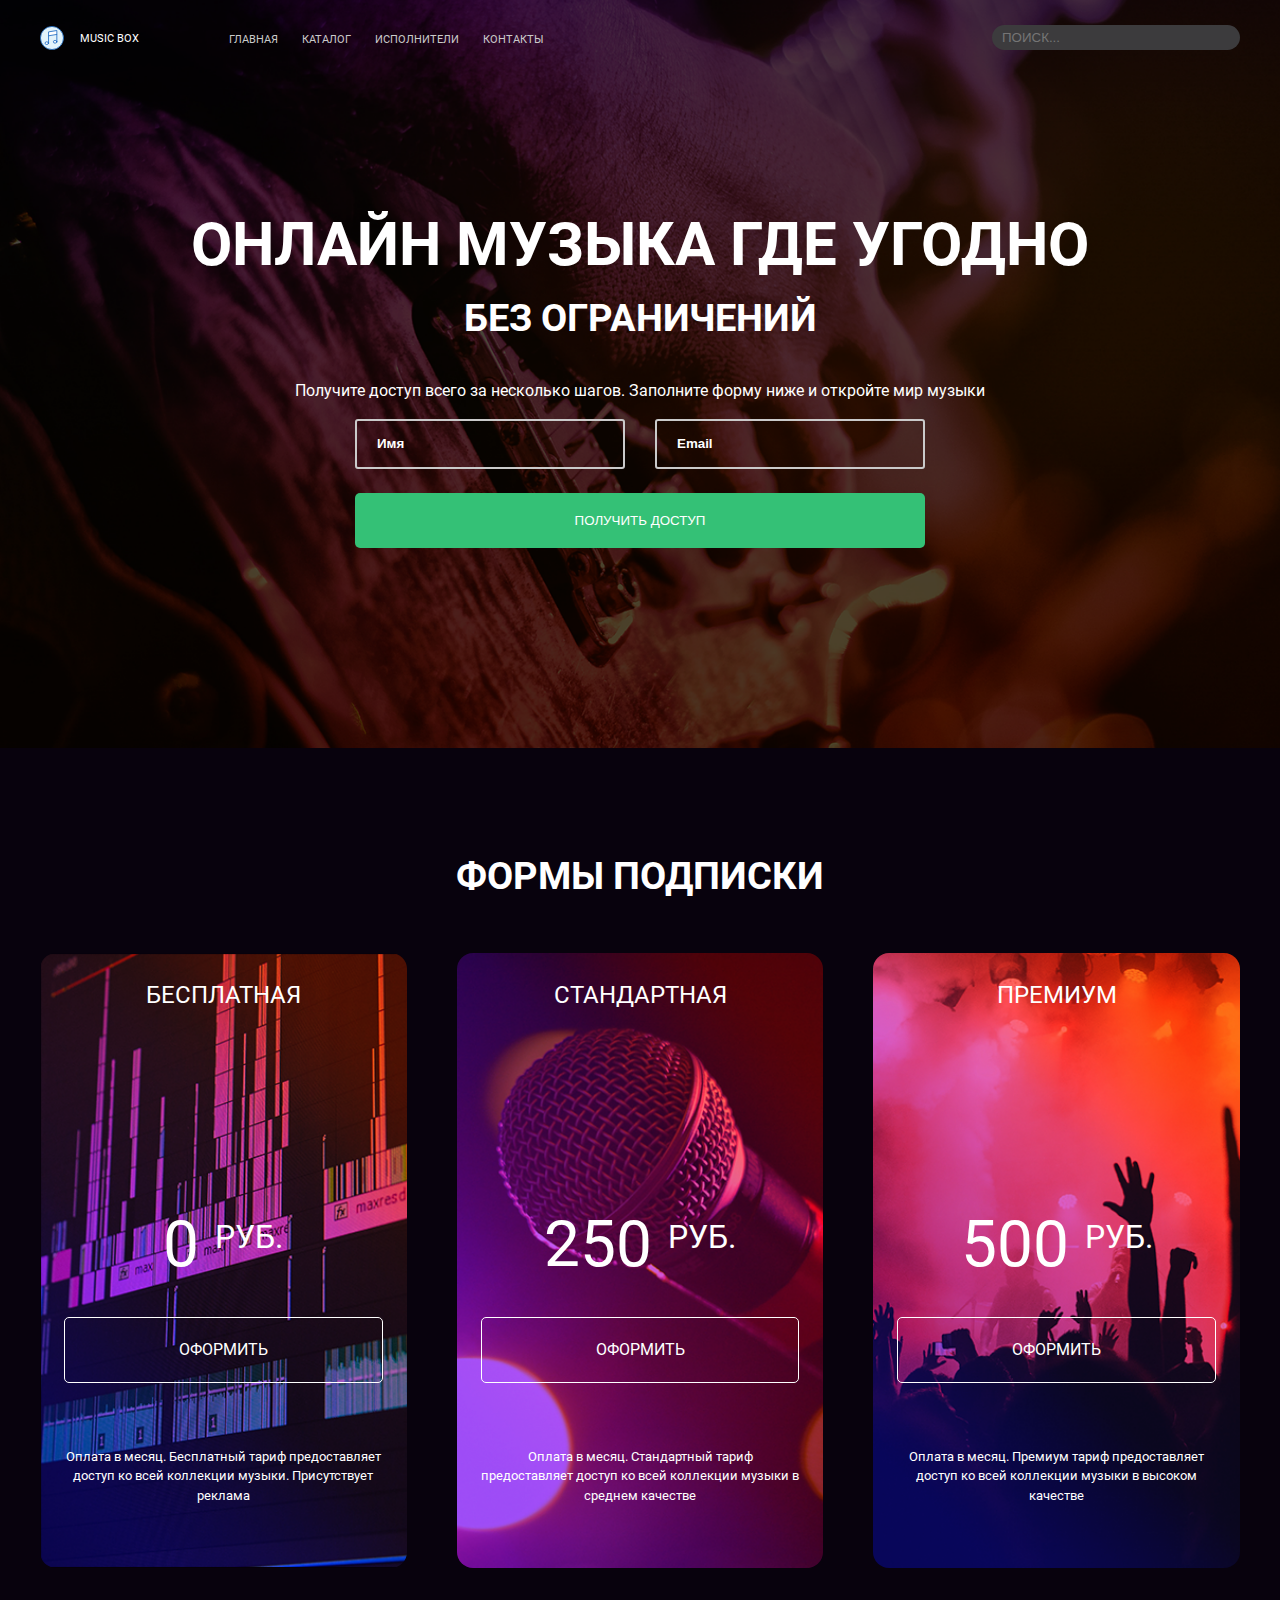
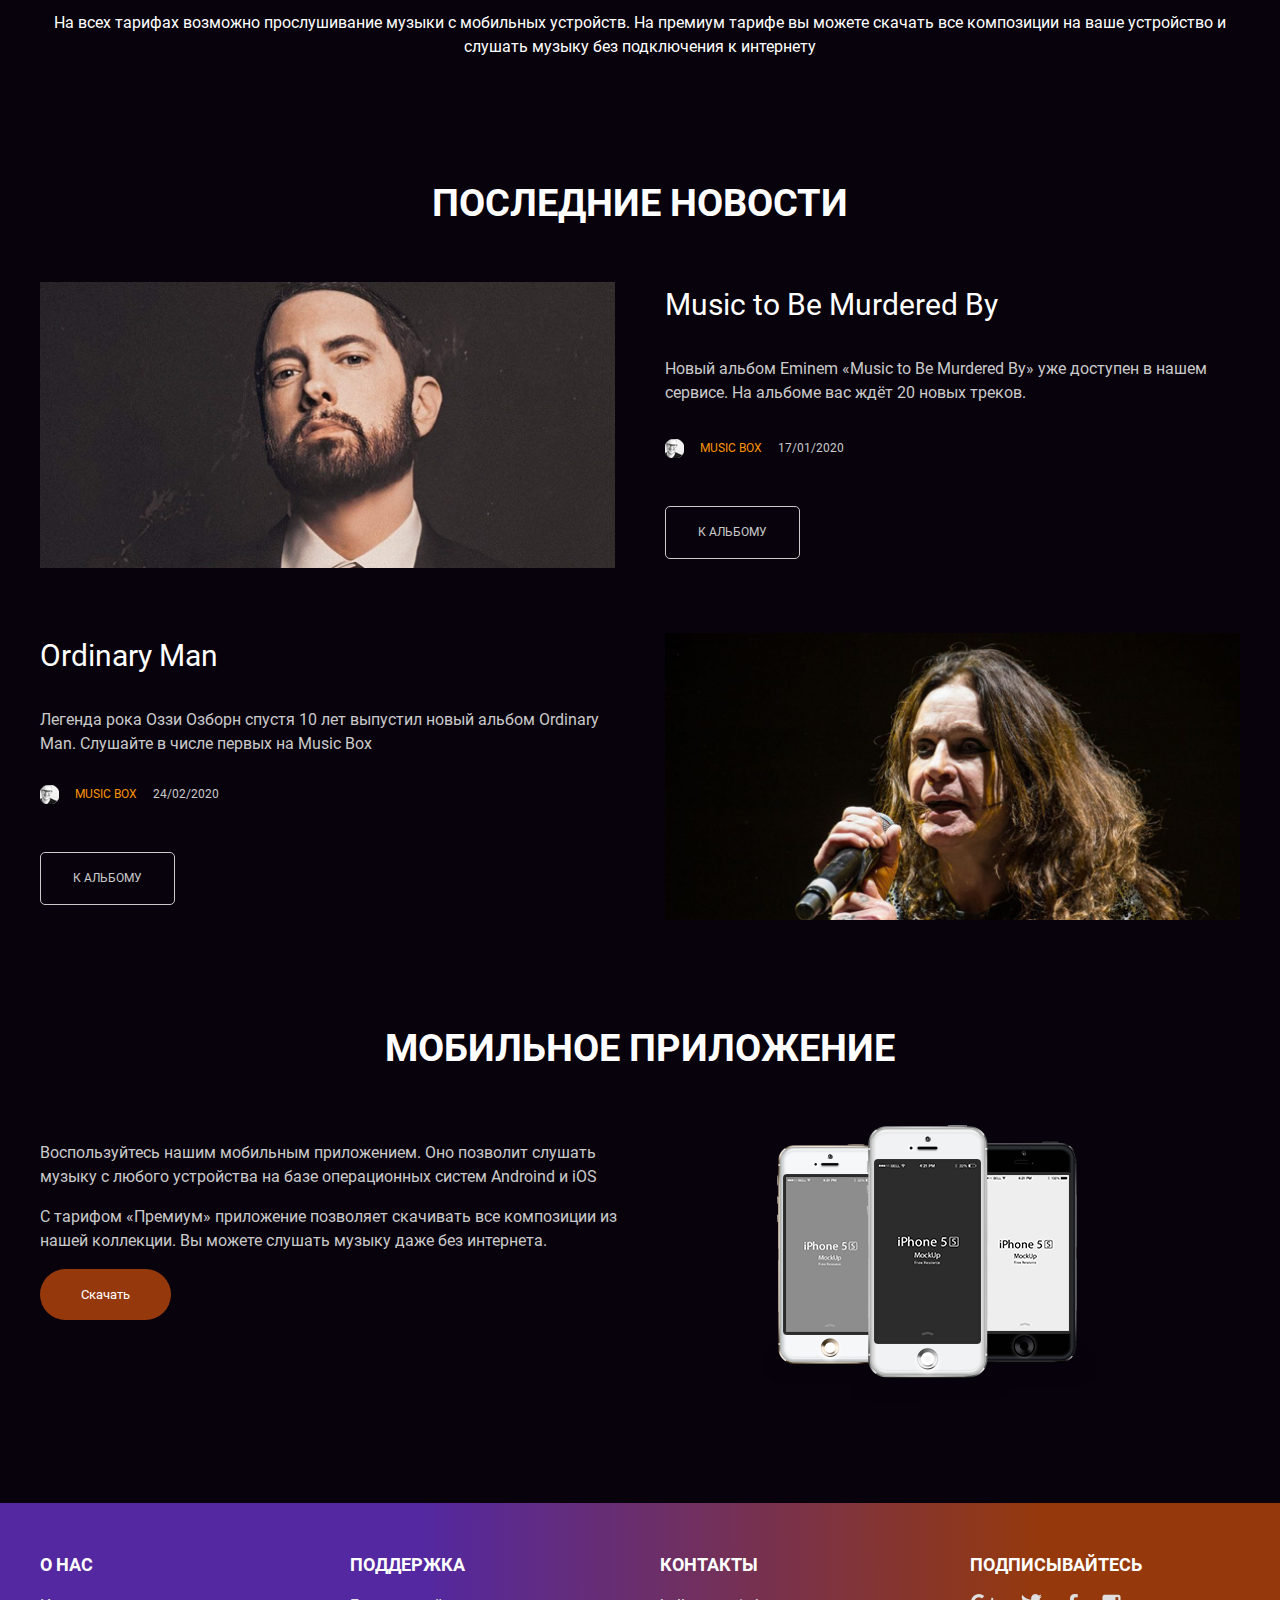
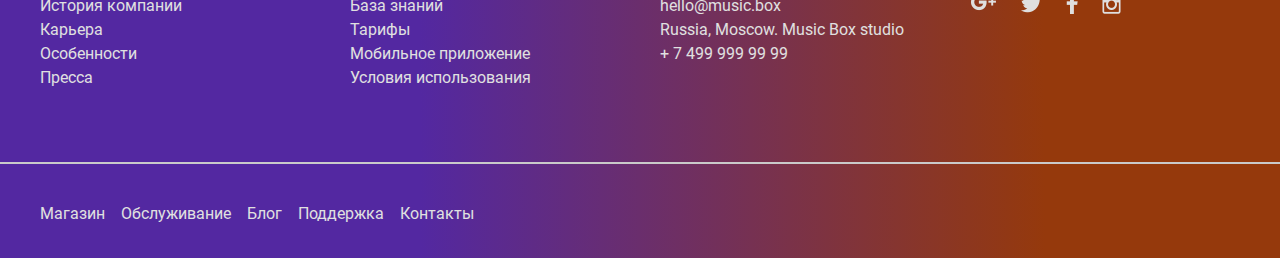
<file: src/index.html>
<!DOCTYPE html>
<html lang="ru">
<head>
    <meta charset="UTF-8">
    <meta http-equiv="X-UA-Compatible" content="IE=edge">
    <meta name="viewport" content="width=device-width, initial-scale=1.0">
    <link rel="stylesheet" href="style.css">
    <title>Music Box skate090961</title>
</head>
<body>
    <header class="header">
        <div class="container">
            <div class="header__header">
                <div class="header__logo logo">
                    <img src="images/logo.svg" alt="logo" class="logo__img">
                    <p class="logo__text">Music Box</p>
                </div>
                <nav class="header__menu menu">
                    <ul class="menu__list">
                        <li class="menu__item">
                            <a href="#page-description" class="menu__link">Главная</a>
                        </li>
                    </ul>
                    <ul class="menu__list">
                        <li class="menu__item">
                            <a href="#" class="menu__link">Каталог</a>
                        </li>
                    </ul>
                    <ul class="menu__list">
                        <li class="menu__item">
                            <a href="#" class="menu__link">Исполнители</a>
                        </li>
                    </ul>
                    <ul class="menu__list">
                        <li class="menu__item">
                            <a href="#" class="menu__link">Контакты</a>
                        </li>
                    </ul>
                </nav>
                <input type="search" class="header__search" placeholder="Поиск...">
            </div>
            <div class="header__body" id="page-description">
                <h1 class="header__title">Онлайн музыка где угодно</h1>
                <h2 class="header__subtitle subtitle">Без ограничений</h2>
                <p class="header__text">Получите доступ всего за несколько шагов. Заполните форму ниже и 
                    откройте мир музыки
                </p>
                <form action="#" class="header__form form">
                    <input type="text" class="form__input_text" placeholder="Имя">
                    <input type="email" class="form__input_text" placeholder="Email">
                    <button type="submit" class="form__btn btn">Получить доступ</button>
                </form>                   
            </div>
        </div>
    </header>
    <div class="main">
        <div class="container">
            <section class="pricing__section p-100" id="page-pricing">
                <h2 class="pricing__title">Формы подписки</h2>
                <div class="pricing__flex">
                    <div class="card bg-free">
                        <h3 class="card__title">Бесплатная</h3>
                        <div class="value__box">
                            <p class="value__amount">0</p>
                            <p class="value__currency">РУБ.</p>
                        </div>
                        <a href="#" class="card__btn btn">Оформить</a>
                        <p class="card__footer">Оплата в месяц. Бесплатный тариф предоставляет доступ ко всей 
                            коллекции музыки. Присутствует реклама
                        </p>
                    </div>
                    <div class="card bg-standart">
                        <h3 class="card__title">Стандартная</h3>
                        
                        <div class="value__box">
                            <p class="value__amount">250</p>
                            <p class="value__currency">РУБ.</p>
                        </div>
                        
                        <a href="#" class="card__btn btn">Оформить</a>
                        <p class="card__footer">Оплата в месяц. Стандартный тариф предоставляет доступ ко всей коллекции музыки в 
                            среднем качестве
                        </p>
                    </div>
                    <div class="card bg-premium">
                        <h3 class="card__title">Премиум</h3>
                        <div class="value__box">
                            <p class="value__amount">500</p>
                            <p class="value__currency">РУБ.</p>
                        </div>
                        <a href="#" class="card__btn btn">Оформить</a>
                        <p class="card__footer">Оплата в месяц. Премиум тариф предоставляет доступ ко всей коллекции 
                            музыки в высоком качестве
                        </p>
                    </div>
                </div>
                <p class="pricing__description">
                    На всех тарифах возможно прослушивание музыки с мобильных устройств. На премиум тарифе вы можете 
                    скачать все композиции на ваше устройство и слушать музыку без подключения к интернету
                </p>
            </section>
            <section class="news__section" id="page-news">
                    <h2 class="pricing__title p-100">Последние новости</h2>
                    <div class="news__item">
                        <img src="./images/Music to Be Murdered By.png" alt="Music" class="news__img">
                        <div class="news__container">
                            <div class="news__body">
                                <h3 class="news__title">Music to Be Murdered By</h3>
                                <p class="news__text">Новый альбом Eminem «Music to Be Murdered By» уже доступен в нашем сервисе. 
                                    На альбоме вас ждёт 20 новых треков.
                                </p>
                            </div>
                            <div class="news__footer">
                                <div class="news__author">
                                    <img src="./images/avatar.png" alt="avatar" class="img__author">
                                    <p class="news__logo">Music box</p>
                                    <p class="news__data">17/01/2020</p>
                                </div>
                            <a href="#" class="news__btn btn">К альбому</a>
                            </div>
                        </div>   
                    </div>
                    <div class="news__item flex-reverse">
                        <img src="./images/Ordinary Man.png" alt="Ordinary" class="news__img">
                        <div class="news__container">
                            <div class="news__body">
                                <h3 class="news__title">Ordinary Man</h3>
                                <p class="news__text">Легенда рока Оззи Озборн спустя 10 лет выпустил новый альбом Ordinary Man. 
                                    Слушайте в числе первых на Music Box
                                </p>
                            </div>
                            <div class="news__footer">
                                <div class="news__author">
                                    <img src="./images/avatar.png" alt="avatar" class="img__author">
                                    <p class="news__logo">Music box</p>
                                    <p class="news__data">24/02/2020</p>
                                </div>
                            <a href="#" class="news__btn btn">К альбому</a>
                            </div>
                        </div>
                    </div>
            </section>
            <section class="app__section" id="page-app">
                <h2 class="app__title">Мобильное приложение</h2>
                <div class="app__container">
                    <div class="app__body"> 
                        <p class="app__text">
                            Воспользуйтесь нашим мобильным приложением. Оно позволит слушать музыку с любого устройства на базе 
                            операционных систем Androind и iOS
                        </p>
                        <p class="app__text">
                            С тарифом «Премиум» приложение позволяет скачивать все композиции из нашей коллекции. Вы можете 
                            слушать музыку даже без интернета.
                        </p>
                        <a href="#" class="app__btn">Скачать</a>
                    </div> 
                    <img src="./images/iphone.png" alt="#" class="app__img">
                </div>
            </section>
        </div>
    </div>
    <footer class="footer">
        <div class="container">
            <nav class="footer__contacts">
                <ul class="contacts__list">
                    <li class="contacts__item">
                        <h2 class="contacts__title">О нас</h2>
                    </li>
                    <li class="contacts__item">
                        <a href="#" class="contacts__link">История компании</a>
                    </li>
                    <li class="contacts__item">
                        <a href="#" class="contacts__link">Карьера</a>
                    </li>
                    <li class="contacts__item">
                        <a href="#" class="contacts__link">Особенности</a>
                    </li>
                    <li class="contacts__item">
                        <a href="#" class="contacts__link">Пресса</a>
                    </li>
                </ul>
                <ul class="contacts__list">
                    <li class="contacts__item">
                        <h2 class="contacts__title">Поддержка</h2>
                    </li>
                    <li class="contacts__item">
                        <a href="#" class="contacts__link">База знаний</a>
                    </li>
                    <li class="contacts__item">
                        <a href="#" class="contacts__link">Тарифы</a>
                    </li>
                    <li class="contacts__item">
                        <a href="#" class="contacts__link">Мобильное приложение</a>
                    </li>
                    <li class="contacts__item">
                        <a href="#" class="contacts__link">Условия использования</a>
                    </li>
                </ul>
                <ul class="contacts__list">
                    <li class="contacts__item">
                        <h2 class="contacts__title">Контакты</h2>
                    </li>
                    <li class="contacts__item contacts__color">hello@music.box</li>
                    <li class="contacts__item contacts__color">Russia, Moscow. Music Box studio</li>
                    <li class="contacts__item contacts__color">+ 7 499 999 99 99</li>
                </ul>
                <ul class="contacts__list">
                    <li class="contacts__item">
                        <h2 class="contacts__title social__title">Подписывайтесь</h2>
                    </li>
                        <ul class="social__container">
                            <li class="contacts__item social__flex">
                                <a href="#" class="contacts__link">
                                    <img class="social__img" src="images/Google+.png" alt="google+">
                                </a>
                            </li>
                            <li class="contacts__item social__flex">
                                    <a href="#" class="contacts__link">
                                        <img class="social__img" src="images/Twitter.png" alt="google+">
                                    </a>
                            </li>
                            <li class="contacts__item social__flex">
                                <a href="#" class="contacts__link">
                                    <img class="social__img" src="images/Facebook.png" alt="fb">
                                </a>
                        </li>
                        <li class="contacts__item social__flex">
                            <a href="#" class="contacts__link">
                                <img class="social__img" src="images/Instagram.png" alt="inst">
                            </a>
                        </li>
                    </ul>
                </ul>
            </nav>
            </div>
            <div class="horizontal__line"></div>
            <div class="container">
                <ul class="footer__link">
                    <li class="footer__item">
                        <a class="contacts__link" href="#">Магазин</a>
                    </li>
                    <li class="footer__item">
                        <a class="contacts__link" href="#">Обслуживание</a>
                    </li>
                    <li class="footer__item">
                        <a class="contacts__link" href="#">Блог</a>
                    </li>
                    <li class="footer__item">
                        <a class="contacts__link" href="#">Поддержка</a>
                    </li>
                    <li class="footer__item">
                        <a class="contacts__link" href="#">Контакты</a>
                    </li>
                </ul>
            </div>
        </div>
    </footer>
</body>
</html>
</file>
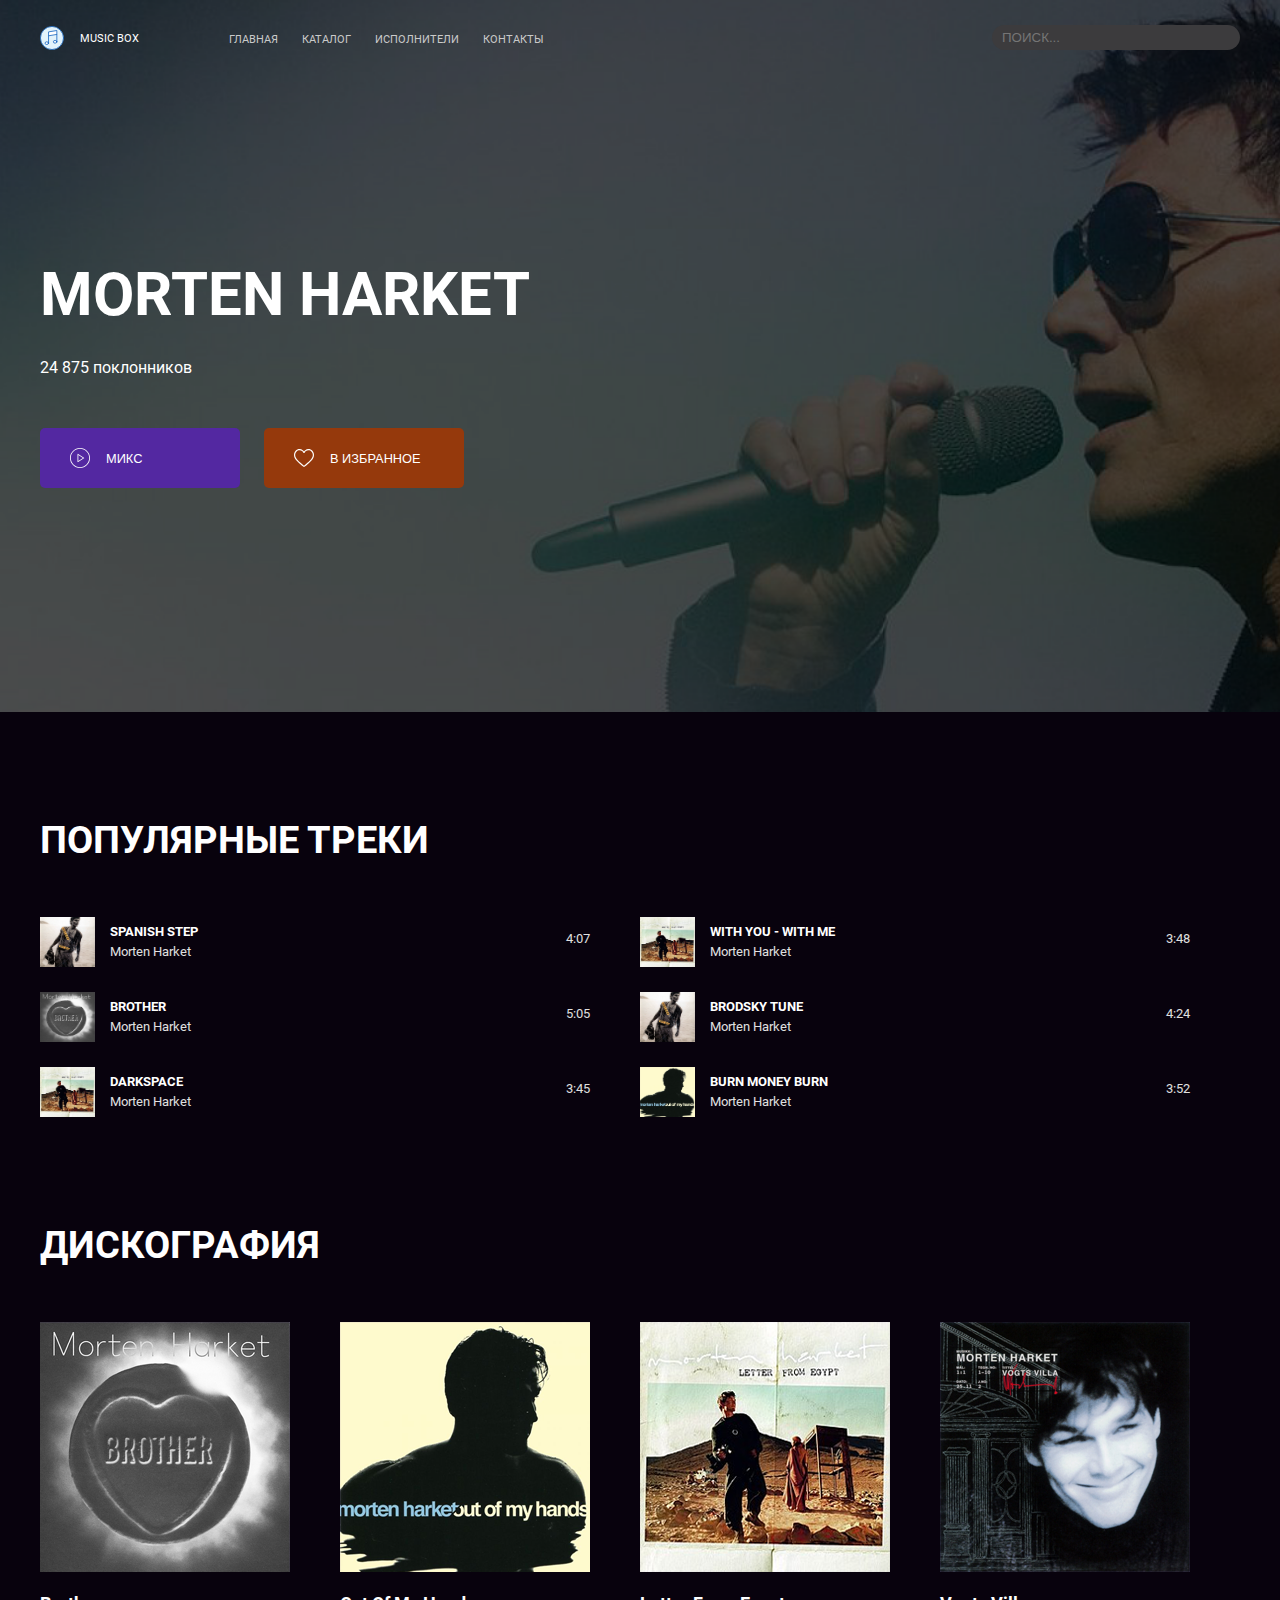
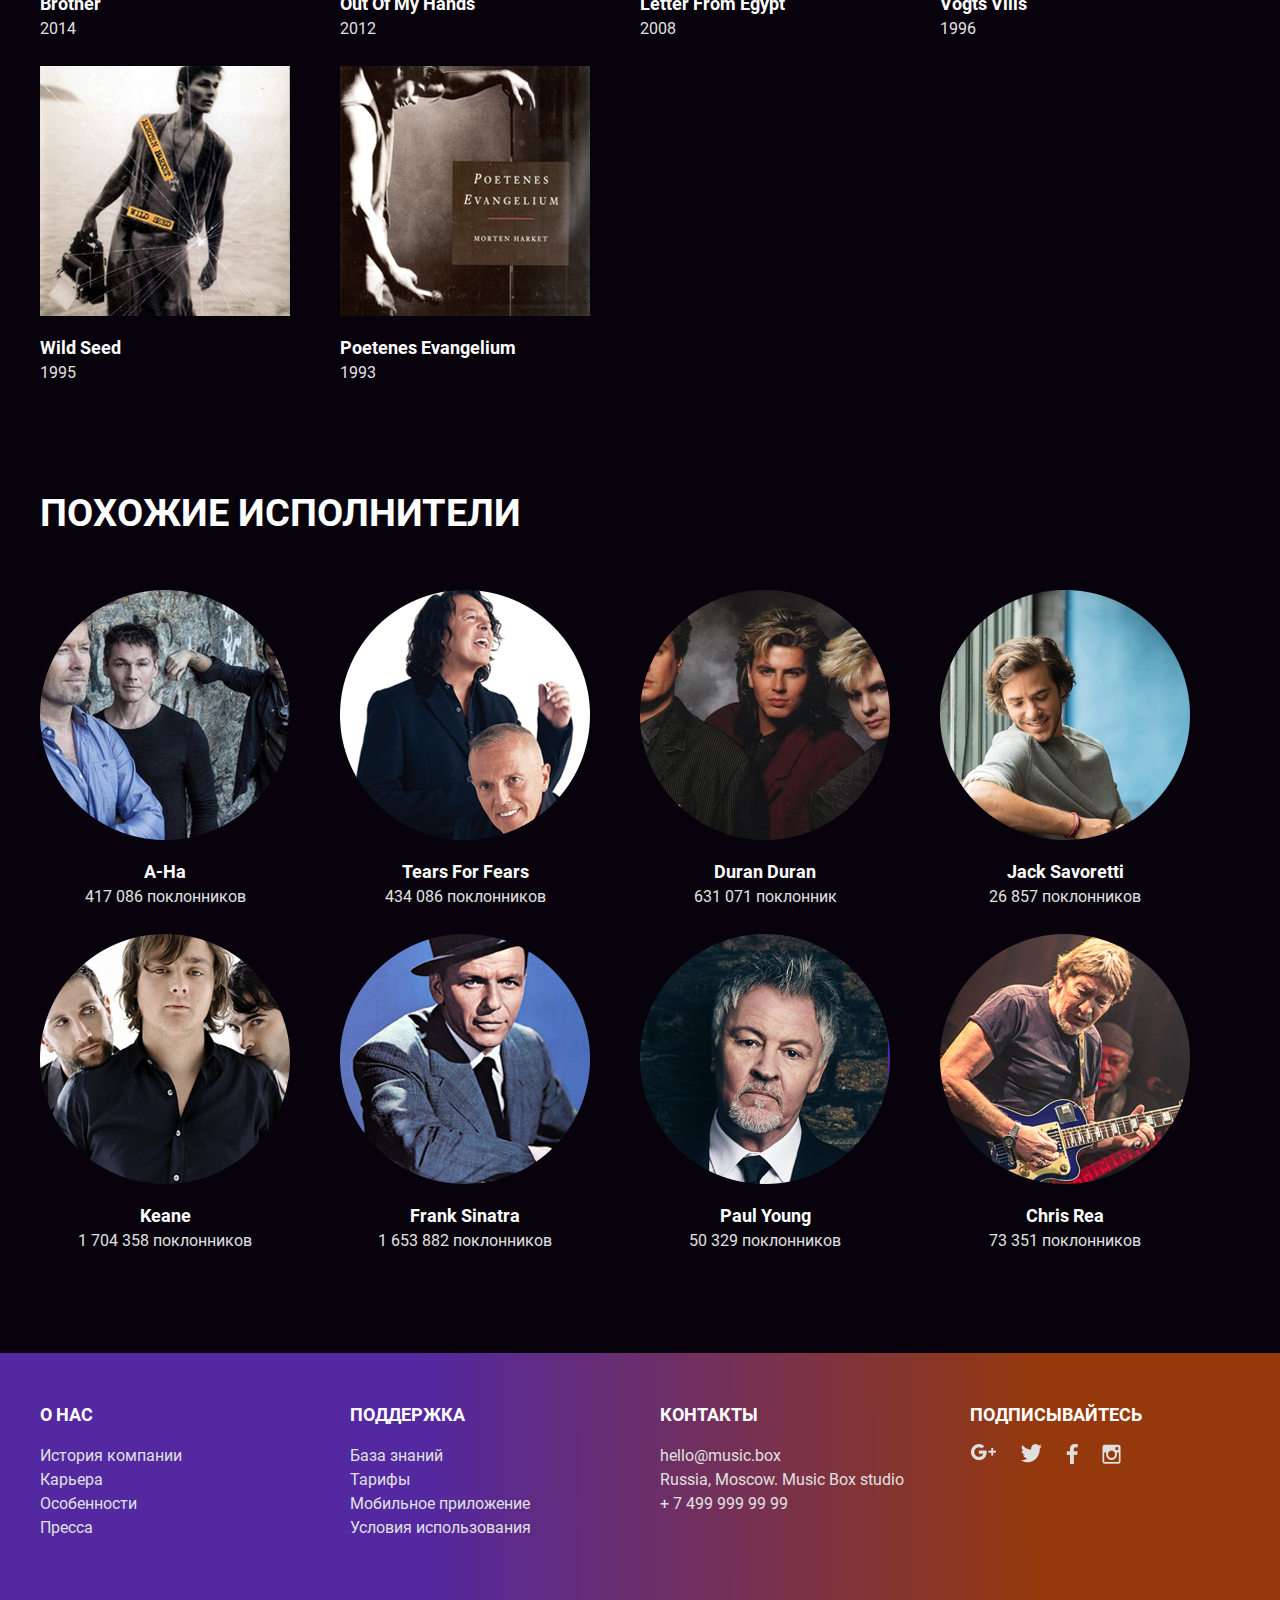
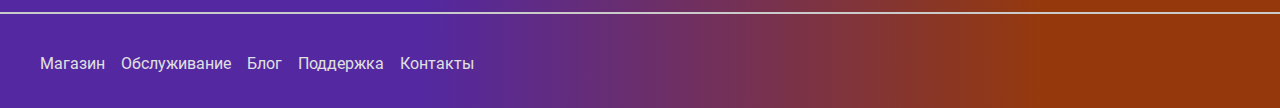
<file: src/artist.html>
<!DOCTYPE html>
<html lang="en">
<head>
    <meta charset="UTF-8">
    <meta http-equiv="X-UA-Compatible" content="IE=edge">
    <meta name="viewport" content="width=device-width, initial-scale=1.0">
    <link rel="stylesheet" href="style.css">
    <title>Music Box skate090961</title>
</head>
<body>
    <header class="header__catalog" id="page-description">
        <div class="container t-left">
            <div class="header__header">
                <div class="header__logo logo">
                    <img src="images/logo.svg" alt="logo" class="logo__img">
                    <p class="logo__text">Music Box</p>
                </div>
                <nav class="header__menu menu">
                    <ul class="menu__list">
                        <li class="menu__item">
                            <a href="#page-description" class="menu__link">Главная</a>
                        </li>
                    </ul>
                    <ul class="menu__list">
                        <li class="menu__item">
                            <a href="#" class="menu__link">Каталог</a>
                        </li>
                    </ul>
                    <ul class="menu__list">
                        <li class="menu__item">
                            <a href="#" class="menu__link">Исполнители</a>
                        </li>
                    </ul>
                    <ul class="menu__list">
                        <li class="menu__item">
                            <a href="#" class="menu__link">Контакты</a>
                        </li>
                    </ul>
                </nav>
                <input type="search" class="header__search" placeholder="Поиск...">
            </div>
            <div class="header__body header__catalog p-250">
                <h1 class="header__title mt">Morten Harket</h1>
                <p class="header__text">24 875 поклонников</p>
                <div class="btn__flex">
                    <button type="submit" class="catalog__btn btn btn__peorple">
                        <img src="images/play-button.svg" alt="mix" class="btn__img">
                        <p class="btn__text">Микс</p> 
                    </button>
                    <button type="submit" class="catalog__btn btn btn__brown">
                        <img src="images/heart.svg" alt="mix" class="btn__img">
                        <p class="btn__text">В избранное</p>
                    </button>
                </div>
            </div>
        </header>
    <main class="main__artist">  
        <div class="container t-left">
            <section class="popular-track-section" id="page-popular-track">
                <h2 class="popular-track__title">Популярные треки</h2>
                <div class="track__container">
                    <div class="popular-track">
                        <img src="images/Wild Seed.png" alt="track" class="track__img">
                        <div class="track__info">
                            <h3 class="track__author">Spanish Step</h3>
                            <p class="track__name">Morten Harket</p>
                        </div>
                        <p class="track__time">4:07</p>
                    </div>
                    <div class="popular-track">
                        <img src="images/Letter from Egypt.png" alt="track" class="track__img">
                        <div class="track__info">
                            <h3 class="track__author">With You - With Me</h3>
                            <p class="track__name">Morten Harket</p>
                        </div>
                        <p class="track__time">3:48</p>
                    </div>
                    <div class="popular-track">
                        <img src="images/Brother.png" alt="track" class="track__img">
                        <div class="track__info">
                            <h3 class="track__author">Brother</h3>
                            <p class="track__name">Morten Harket</p>
                        </div>
                        <p class="track__time">5:05</p>
                    </div>
                    <div class="popular-track">
                        <img src="images/Wild Seed.png" alt="track" class="track__img">
                        <div class="track__info">
                            <h3 class="track__author">Brodsky Tune</h3>
                            <p class="track__name">Morten Harket</p>
                        </div>
                        <p class="track__time">4:24</p>
                    </div>
                    <div class="popular-track">
                        <img src="images/Letter from Egypt.png" alt="track" class="track__img">
                        <div class="track__info">
                            <h3 class="track__author">Darkspace</h3>
                            <p class="track__name">Morten Harket</p>
                        </div>
                        <p class="track__time">3:45</p>
                    </div>
                    <div class="popular-track">
                        <img src="images/Out of My Hands.png" alt="track" class="track__img">
                        <div class="track__info">
                            <h3 class="track__author">Burn Money Burn</h3>
                            <p class="track__name">Morten Harket</p>
                        </div>
                        <p class="track__time">3:52</p>
                    </div>
                </div>
            </section>
            <section class="discography-section" id="page-discography">
                <h2 class="discography__title">Дискография</h2>
                <div class="discography__container">   
                    <div class="discography__item">
                        <img src="images/Brother.png" alt="img" class="discography__img">
                        <h3 class="discography__name">Brother</h3>
                        <p class="discography__year">2014</p>
                    </div>
                    <div class="discography__item">
                        <img src="images/Out of My Hands.png" alt="img" class="discography__img">
                        <h3 class="discography__name">Out Of My Hands</h3>
                        <p class="discography__year">2012</p>
                    </div>
                    <div class="discography__item">
                        <img src="images/Letter from Egypt.png" alt="img" class="discography__img">
                        <h3 class="discography__name">Letter From Egypt</h3>
                        <p class="discography__year">2008</p>
                    </div>
                    <div class="discography__item">
                        <img src="images/Vogts Villa.png" alt="img" class="discography__img">
                        <h3 class="discography__name">Vogts Vills</h3>
                        <p class="discography__year">1996</p>
                    </div>
                    <div class="discography__item">
                        <img src="images/Wild Seed.png" alt="img" class="discography__img">
                        <h3 class="discography__name">Wild Seed</h3>
                        <p class="discography__year">1995</p>
                    </div>
                    <div class="discography__item">
                        <img src="images/Poetenes Evangelium.png" alt="img" class="discography__img">
                        <h3 class="discography__name">Poetenes Evangelium</h3>
                        <p class="discography__year">1993</p>
                    </div>
                </div> 
            </section>
            <section class="similar-section" id="page-similar">
                <h2 class="similar__title">Похожие исполнители</h2>
                <div class="similar__container">
                    <div class="similar__item">
                        <img src="images/A-ha.png" alt="img" class="similar__img">
                        <h3 class="similar__name">A-Ha</h3>
                        <p>417 086</p>
                        <p>поклонников</p>
                    </div>
                    <div class="similar__item">
                        <img src="images/Tears for Fears.png" alt="img" class="similar__img">
                        <h3 class="similar__name">Tears For Fears</h3>
                            <p>434 086</p>
                            <p>поклонников</p>
                    </div>
                    <div class="similar__item">
                        <img src="images/Duran Duran.png" alt="img" class="similar__img">
                        <h3 class="similar__name">Duran Duran</h3>
                        <p>631 071</p>
                        <p>поклонник</p>
                    </div>
                    <div class="similar__item">
                        <img src="images/Jack Savoretti.png" alt="img" class="similar__img">
                        <h3 class="similar__name">Jack Savoretti</h3>
                        <p>26 857</p>
                        <p>поклонников</p>
                    </div>
                    <div class="similar__item">
                        <img src="images/Keane.png" alt="img" class="similar__img">
                        <h3 class="similar__name">Keane</h3>
                        <p>1 704 358</p>
                        <p>поклонников</p>
                    </div>
                    <div class="similar__item">
                        <img src="images/Frank Sinatra.png" alt="img" class="similar__img">
                        <h3 class="similar__name">Frank Sinatra</h3>
                        <p>1 653 882</p>
                        <p>поклонников</p>
                    </div>
                    <div class="similar__item">
                        <img src="images/Paul Young.png" alt="img" class="similar__img">
                        <h3 class="similar__name">Paul Young</h3>
                        <p>50 329</p>
                        <p>поклонников</p>
                    </div>
                    <div class="similar__item">
                        <img src="images/Chris Rea.png" alt="img" class="similar__img">
                        <h3 class="similar__name">Chris Rea</h3>
                        <p>73 351</p>
                        <p>поклонников</p>
                    </div>
                </div>
            </section>
        </div>
    </main>
    <footer class="footer">
        <div class="container">
            <nav class="footer__contacts">
                <ul class="contacts__list">
                    <li class="contacts__item">
                        <h2 class="contacts__title">О нас</h2>
                    </li>
                    <li class="contacts__item">
                        <a href="#" class="contacts__link">История компании</a>
                    </li>
                    <li class="contacts__item">
                        <a href="#" class="contacts__link">Карьера</a>
                    </li>
                    <li class="contacts__item">
                        <a href="#" class="contacts__link">Особенности</a>
                    </li>
                    <li class="contacts__item">
                        <a href="#" class="contacts__link">Пресса</a>
                    </li>
                </ul>
                <ul class="contacts__list">
                    <li class="contacts__item">
                        <h2 class="contacts__title">Поддержка</h2>
                    </li>
                    <li class="contacts__item">
                        <a href="#" class="contacts__link">База знаний</a>
                    </li>
                    <li class="contacts__item">
                        <a href="#" class="contacts__link">Тарифы</a>
                    </li>
                    <li class="contacts__item">
                        <a href="#" class="contacts__link">Мобильное приложение</a>
                    </li>
                    <li class="contacts__item">
                        <a href="#" class="contacts__link">Условия использования</a>
                    </li>
                </ul>
                <ul class="contacts__list">
                    <li class="contacts__item">
                        <h2 class="contacts__title">Контакты</h2>
                    </li>
                    <li class="contacts__item contacts__color">hello@music.box</li>
                    <li class="contacts__item contacts__color">Russia, Moscow. Music Box studio</li>
                    <li class="contacts__item contacts__color">+ 7 499 999 99 99</li>
                </ul>
                <ul class="contacts__list">
                    <li class="contacts__item">
                        <h2 class="contacts__title social__title">Подписывайтесь</h2>
                    </li>
                        <ul class="social__container">
                            <li class="contacts__item social__flex">
                                <a href="#" class="contacts__link">
                                    <img class="social__img" src="images/Google+.png" alt="google+">
                                </a>
                            </li>
                            <li class="contacts__item social__flex">
                                    <a href="#" class="contacts__link">
                                        <img class="social__img" src="images/Twitter.png" alt="google+">
                                    </a>
                            </li>
                            <li class="contacts__item social__flex">
                                <a href="#" class="contacts__link">
                                    <img class="social__img" src="images/Facebook.png" alt="fb">
                                </a>
                        </li>
                        <li class="contacts__item social__flex">
                            <a href="#" class="contacts__link">
                                <img class="social__img" src="images/Instagram.png" alt="inst">
                            </a>
                        </li>
                    </ul>
                </ul>
            </nav>
            </div>
            <div class="horizontal__line"></div>
            <div class="container">
                <ul class="footer__link">
                    <li class="footer__item">
                        <a class="contacts__link" href="#">Магазин</a>
                    </li>
                    <li class="footer__item">
                        <a class="contacts__link" href="#">Обслуживание</a>
                    </li>
                    <li class="footer__item">
                        <a class="contacts__link" href="#">Блог</a>
                    </li>
                    <li class="footer__item">
                        <a class="contacts__link" href="#">Поддержка</a>
                    </li>
                    <li class="footer__item">
                        <a class="contacts__link" href="#">Контакты</a>
                    </li>
                </ul>
            </div>
        </div>
    </footer>
</body>
</html>
</file>
<file: src/style.css>
@font-face {
  font-weight: 400;
  font-family: "Roboto";
  src: url(../src/fonts/Roboto-Regular.ttf);
}
@font-face {
  font-weight: 700;
  font-family: "Roboto";
  src: url(../src/fonts/Roboto-Bold.ttf);
}
* {
  box-sizing: border-box;
}

body {
  font-family: "Roboto", sans-serif;
  line-height: 1.5;
  color: white;
  background-color: #08020D;
  margin: 0;
}

h1 {
  font-size: 60px;
  line-height: 90px;
  font-weight: 700;
  text-transform: uppercase;
}

h2 {
  font-size: 38px;
  line-height: 57px;
  font-weight: 700;
  text-transform: uppercase;
}

@media (max-width: 414px) {
  .container {
    padding: 0 40px;
  }
  h1 {
    font-size: 30px;
    line-height: 45px;
    font-weight: 700;
    text-transform: uppercase;
  }
  h2 {
    font-size: 18px;
    line-height: 27px;
    font-weight: 700;
    text-transform: uppercase;
  }
}
ul {
  margin: 0;
  padding: 0;
  list-style-type: none;
}

a {
  text-decoration: none;
}

.container {
  position: relative;
  max-width: 1200px;
  margin: 0 auto;
  text-align: center;
}

.btn {
  color: #FFFFFF;
  text-transform: uppercase;
  border-radius: 5px;
}

.p-100 {
  padding-top: 100px;
}

.t-left {
  text-align: left;
}

.header__header {
  display: flex;
  align-items: center;
  width: 100%;
  position: absolute;
  top: 25px;
}

.header__body {
  padding: 200px 0;
}

.header__form {
  display: flex;
  flex-wrap: wrap;
  justify-content: space-between;
  margin: 0 auto;
  max-width: 570px;
}

.form__input_text {
  min-width: 270px;
  min-height: 50px;
  padding-left: 20px;
  margin-bottom: 1.5rem;
  border: 2px solid #CACACA;
  border-radius: 3px;
  background: transparent;
}

.form__input_text::placeholder {
  color: #FFFFFF;
  font-weight: bold;
}

.form__btn {
  flex: 1 1 100%;
  background-color: #34C176;
  border: none;
  padding: 20px 30px;
}

.logo__text {
  margin: 3px 0 0 16px;
  text-transform: uppercase;
  font-size: 11px;
  color: #FFFFFF;
}

.menu__link {
  color: #CACACA;
  text-transform: uppercase;
  font-size: 11px;
}

.menu__link:hover {
  color: white;
}

.header__search {
  border: none;
  border-radius: 50px;
  background-color: #3C3B3D;
  padding: 5px 0 5px 10px;
  width: 248px;
}

.header__search::placeholder {
  text-transform: uppercase;
}

.header__title {
  margin: 0;
}

.header__subtitle {
  margin-top: 0;
}

.logo__img {
  max-width: 24px;
  max-height: 24px;
}

.header__logo {
  display: flex;
  align-items: center;
  flex-wrap: nowrap;
}

.header__menu {
  display: flex;
  flex-wrap: wrap;
  margin-left: 90px;
}

.menu__list:not(:first-child) {
  margin-left: 24px;
}

.header__search {
  max-width: 248px;
  margin-left: auto;
}

.header {
  background-image: url("./images/banner.png");
  background-position: center;
  background-size: cover;
}

@media (max-width: 414px) {
  .header__body {
    padding: 250px 0 200px;
  }
  .header__form {
    max-width: 374px;
  }
  .form__input_text {
    flex: 1 1 100%;
  }
  .header__header {
    flex-direction: column;
    align-items: flex-start;
  }
  .header__menu {
    flex-direction: column;
    align-items: flex-start;
    margin: 0;
  }
  .menu__list:not(:first-child) {
    margin-left: 0;
  }
  .menu__list:first-child {
    margin-top: 17px;
  }
  .header__search {
    margin-top: 18px;
    margin-left: 0;
    width: 370px;
  }
  .menu__item {
    line-height: 13px;
  }
  .header__header {
    width: 374px;
  }
}
.pricing__title {
  margin: 0;
}

.card {
  margin-top: 48px;
  padding: 0 1.5rem;
  padding-bottom: 64px;
  border-radius: 1rem;
  flex: 1 1 30%;
  height: 615px;
}

.card:not(:first-child) {
  margin-left: 50px;
}

.value__box {
  display: flex;
  margin-top: 200px;
  justify-content: center;
}

.card__title {
  margin-top: 24px;
  text-transform: uppercase;
  font-size: 24px;
  font-weight: 400;
}

.value__amount {
  font-size: 64px;
  margin: 0;
  line-height: 1em;
}

.value__currency {
  display: inline-block;
  font-size: 32px;
  margin-top: 0;
  margin-bottom: 0;
  margin-left: 16px;
}

.card__btn {
  display: block;
  margin-top: 40px;
  border: 1px solid #FFFFFF;
  padding: 20px 30px;
}

.card__footer {
  font-size: 13px;
  margin-top: 64px;
  margin-bottom: 0;
}

.pricing__flex {
  display: flex;
  flex-wrap: wrap;
}

.bg-free {
  background-image: url("./images/subscribe_1.png");
  background-repeat: no-repeat;
  background-size: cover;
}

.bg-standart {
  background-image: url("./images/subscribe_2.png");
  background-repeat: no-repeat;
  background-size: cover;
}

.bg-premium {
  background-image: url("./images/subscribe_3.png");
  background-repeat: no-repeat;
  background-size: cover;
}

@media (max-width: 414px) {
  .card:not(:first-child) {
    margin-left: 0;
  }
  .card:first-child {
    margin-top: 50px;
  }
  .card__title {
    font-size: 16px;
  }
  .card__title {
    margin-top: 16px;
  }
}
.pricing__description {
  margin-top: 43px;
}

.news__img {
  flex: 1 1 47%;
  width: 575px;
}

.news__btn {
  margin-top: 48px;
  display: block;
  padding: 16px 30px;
  border: 1px solid #CACACA;
  text-align: center;
  width: 135px;
  height: 53px;
  font-size: 12px;
  color: #CACACA;
}

.news__title {
  font-size: 30px;
  line-height: 45px;
  font-weight: 400;
  margin: 0;
}

.news__text {
  color: #CACACA;
  margin: 30px 0 0 0;
}

.news__footer {
  margin-top: 25px;
}

.news__item {
  display: flex;
  flex-wrap: wrap;
}

.news__item:first-of-type {
  margin-top: 50px;
}

.news__item:not(:first-of-type) {
  margin-top: 65px;
}

.news__container {
  display: flex;
  flex-wrap: wrap;
  text-align: left;
  justify-content: flex-start;
  flex: 1 1 47%;
  margin-left: 50px;
}

.news__author {
  display: flex;
}

.img__author {
  width: 19px;
  height: 19px;
}

.news__logo {
  color: #F89202;
  text-transform: uppercase;
  margin: 0 0 0 16px;
  font-size: 12px;
}

.news__data {
  color: #CACACA;
  font-size: 12px;
  margin: 0 0 0 16px;
}

.news__item:nth-of-type(even) {
  flex-direction: row-reverse;
}
.news__item:nth-of-type(even) .news__container {
  margin-left: 0;
  margin-right: 50px;
}
.news__item:nth-of-type(even) .news__footer {
  margin-top: 15px;
}

@media (max-width: 414px) {
  .news__title {
    font-size: 16px;
    line-height: 24px;
    margin-top: 50px;
  }
  .news__img {
    width: 100%;
  }
  .news__text {
    margin-top: 16px;
    flex: 1 1 100%;
  }
  .news__container {
    margin-left: 0;
  }
  .news__item:nth-of-type(even) .news__container {
    margin-right: 0;
  }
}
.app__section {
  padding-top: 100px;
  margin-bottom: 100px;
}

.app__title {
  margin: 0;
}

.app__text {
  color: #CACACA;
  text-align: left;
}

.app__btn {
  color: white;
  display: block;
  background-color: #95390C;
  border-radius: 32px;
  padding: 16px 40px;
  font-size: 12.8px;
  width: 131px;
}

.app__container {
  margin-top: 48px;
  display: flex;
  flex-wrap: wrap;
}

.app__body {
  padding-right: 144px;
  flex: 1 1 50%;
}

.app__img {
  padding-right: 144px;
}

@media (max-width: 414px) {
  .app__container {
    flex-direction: column-reverse;
  }
  .app__img {
    padding-right: 0;
    width: 333px;
    margin: 0 auto;
  }
  .app__body {
    padding-right: 0;
  }
}
.footer {
  padding-top: 3rem;
  padding-bottom: 2rem;
  background: linear-gradient(89.75deg, #5328a1 32.83%, #95390c 81.56%);
}

.contacts__title {
  font-size: 18px;
  line-height: 27px;
  margin-top: 0;
  margin-bottom: 16px;
}

.contacts__item {
  text-align: left;
}

.contacts__link {
  font-size: 16px;
  line-height: 24px;
  font-weight: normal;
  color: #E0E0E0;
}

.contacts__link:hover {
  color: white;
}

.footer__contacts {
  display: flex;
  flex-wrap: wrap;
}

.contacts__list {
  flex: 1 1 22%;
}

.contacts__list:not(:first-child) {
  margin-left: 40px;
}

.social__container {
  display: flex;
  flex-wrap: wrap;
}

.social__flex:not(:first-child) {
  margin-left: 24px;
}

.footer__link {
  margin-top: 112px;
  flex-wrap: wrap;
  display: flex;
}

.footer__item:not(:first-child) {
  margin-left: 16px;
}

.horizontal__line {
  position: relative;
}

.horizontal__line::before {
  position: absolute;
  left: 0;
  right: 0;
  top: 72px;
  height: 2px;
  width: 100%;
  background-color: #CACACA;
  content: "";
}

.contacts__color {
  color: #E0E0E0;
}

@media (max-width: 414px) {
  .contacts__list {
    flex: 1 1 100%;
  }
  .contacts__list:not(:first-child) {
    margin-left: 0;
    margin-top: 30px;
  }
  .footer__item {
    flex: 1 1 100%;
    text-align: left;
  }
  .footer__item:not(:first-child) {
    margin-left: 0;
    margin-top: 16px;
  }
}
.header__catalog {
  background-image: url("./images/Morten Harket.png");
  background-position: center;
  background-size: cover;
}

.btn__flex {
  margin-top: 48px;
}

.btn__peorple {
  background-color: #5328A1;
}

.btn__brown {
  background-color: #95390C;
}

.btn__img {
  filter: invert(1);
  width: 20px;
}

.catalog__btn {
  display: flex;
  border: none;
  padding: 20px 30px;
  width: 200px;
  font-size: 12.8px;
  align-items: center;
}

.catalog__btn:not(:first-child) {
  margin-left: 1.5rem;
}

.btn__flex {
  display: flex;
  flex-wrap: wrap;
}

.btn__text {
  margin: 0 0 0 16px;
}

.p-250 {
  padding-top: 250px;
  padding-bottom: 223.5px;
}

@media (max-width: 414px) {
  .catalog__btn:not(:first-child) {
    margin-top: 1.5rem;
    margin-left: 0;
  }
  .header__body {
    padding-top: 225px;
  }
}
.popular-track-section {
  padding-top: 100px;
}

.popular-track__title {
  margin: 0;
}

.track__author {
  font-size: 12.8px;
  line-height: 19.2px;
  margin: 0;
  text-transform: uppercase;
  flex: 1 1 100%;
}

.track__img {
  width: 55px;
  height: 50px;
}

.track__name {
  margin: 0;
  color: #E0E0E0;
  font-size: 12.8px;
  flex: 1 1 100%;
}

.track__time {
  font-size: 12.8px;
  color: #E0E0E0;
  margin-left: auto;
}

.track__container {
  margin-top: 23px;
  display: flex;
  flex-wrap: wrap;
}

.popular-track {
  display: flex;
  flex-wrap: wrap;
  width: 550px;
  justify-content: start;
  box-sizing: content-box;
}

.track__container .popular-track:nth-child(even) {
  padding-left: 50px;
}

.popular-track {
  margin-top: 25px;
}

.track__info {
  display: flex;
  flex-wrap: wrap;
  margin-left: 15px;
  align-content: center;
}

@media (max-width: 414px) {
  .popular-track {
    flex: 1 1 100%;
  }
  .track__container .popular-track:nth-child(even) {
    padding-left: 0;
  }
}
.discography-section {
  padding-top: 100px;
}

.discography__title {
  margin: 0;
}

.discography__name {
  margin-bottom: 0;
  font-size: 18px;
  font-weight: 700;
  line-height: 27px;
}

.discography__year {
  color: #E0E0E0;
  margin: 0;
}

.discography__container {
  margin-top: 23px;
  display: flex;
  flex-wrap: wrap;
}
.discography__container .discography__item {
  margin-top: 25px;
}
.discography__container .discography__item:not(:nth-child(4n+1)) {
  padding-left: 50px;
}

.discography__img {
  width: 250px;
  height: 250px;
  display: block;
}

@media (max-width: 414px) {
  .discography__img {
    width: 137px;
    height: 137px;
  }
  .discography__container .discography__item {
    width: 137px;
  }
  .discography__container .discography__item:not(:nth-child(4n+1)) {
    padding-left: 0;
  }
  .discography__container .discography__item:nth-child(even) {
    padding-left: 50px;
  }
}
.similar__sub {
  display: flex;
}

.similar-section {
  padding-top: 100px;
  margin-bottom: 100px;
}

.similar__title {
  margin: 0;
}

.similar__img {
  width: 250px;
  height: 250px;
  display: block;
}

.similar__name {
  font-size: 18px;
  line-height: 27px;
  margin-bottom: 0;
}

.similar__container {
  margin-top: 23px;
  display: flex;
  flex-wrap: wrap;
}
.similar__container .similar__item {
  margin-top: 25px;
  text-align: center;
}
.similar__container .similar__item p {
  display: inline;
  margin: 0;
  color: #E0E0E0;
}
.similar__container .similar__item:not(:nth-child(4n+1)) {
  padding-left: 50px;
}

@media (max-width: 414px) {
  .similar__img {
    width: 137px;
    height: 137px;
  }
  .similar__container .similar__item p {
    display: block;
  }
  .similar__container .similar__item:not(:nth-child(4n+1)) {
    padding-left: 0;
  }
  .similar__container .similar__item:nth-child(even) {
    padding-left: 50px;
  }
}

/*# sourceMappingURL=style.css.map */
</file>
